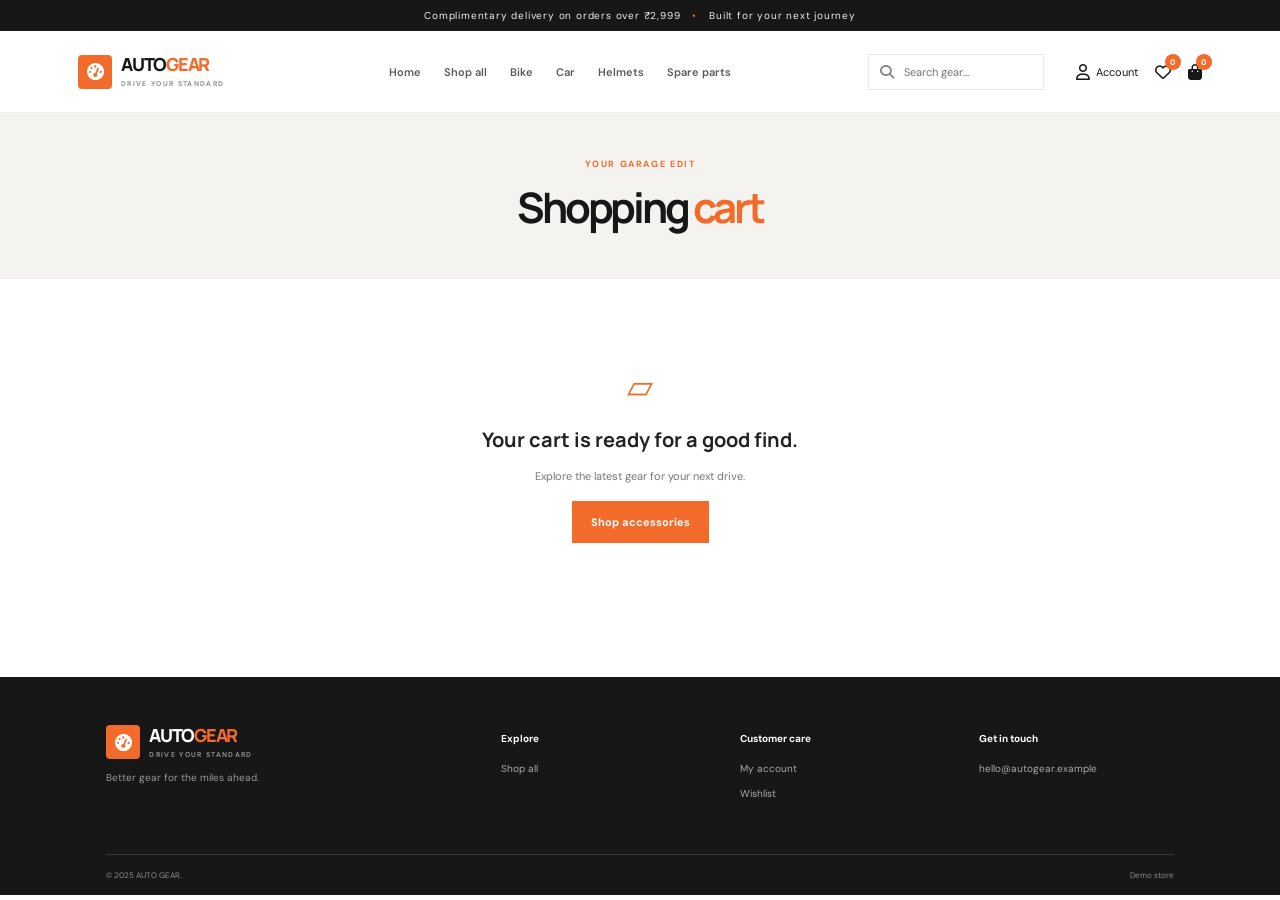
<file: cart.html>
<!doctype html>
<html lang="en"><head><meta charset="utf-8"><meta name="viewport" content="width=device-width, initial-scale=1"><title>Your Cart | AUTO GEAR</title><link rel="preconnect" href="https://fonts.googleapis.com"><link href="https://fonts.googleapis.com/css2?family=DM+Sans:wght@400;500;600;700&family=Manrope:wght@400;500;600;700;800&display=swap" rel="stylesheet"><link rel="stylesheet" href="https://cdnjs.cloudflare.com/ajax/libs/font-awesome/6.5.2/css/all.min.css"><link rel="stylesheet" href="style.css"><script defer src="storage.js"></script><script defer src="script.js"></script></head><body data-page="cart"><div class="top-strip">Complimentary delivery on orders over ₹2,999 <span>•</span> Built for your next journey</div><header class="site-header"><a class="brand" href="index.html"><span class="brand-mark"><i class="fa-solid fa-gauge-high"></i></span><span>AUTO<span>GEAR</span><small>DRIVE YOUR STANDARD</small></span></a><nav class="main-nav"><a href="index.html">Home</a><a href="products.html">Shop all</a><a href="products.html?category=Bike%20Accessories">Bike</a><a href="products.html?category=Car%20Accessories">Car</a><a href="products.html?category=Helmets">Helmets</a><a href="products.html?category=Spare%20Parts">Spare parts</a></nav><form class="header-search" data-search-form><i class="fa-solid fa-magnifying-glass"></i><input aria-label="Search products" placeholder="Search gear..."></form><div class="header-actions"><a class="account-link" href="login.html"><i class="fa-regular fa-user"></i><span data-account-label>Account</span></a><a class="icon-link" href="wishlist.html"><i class="fa-regular fa-heart"></i><b data-wishlist-count>0</b></a><a class="icon-link" href="cart.html"><i class="fa-solid fa-bag-shopping"></i><b data-cart-count>0</b></a></div></header><main><section class="page-hero compact-hero"><p class="eyebrow">YOUR GARAGE EDIT</p><h1>Shopping <em>cart</em></h1></section><section class="section cart-section" id="cart-content"></section></main><footer class="site-footer"><div class="footer-main"><div class="footer-about"><a class="brand brand-light" href="index.html"><span class="brand-mark"><i class="fa-solid fa-gauge-high"></i></span><span>AUTO<span>GEAR</span><small>DRIVE YOUR STANDARD</small></span></a><p>Better gear for the miles ahead.</p></div><div><h3>Explore</h3><a href="products.html">Shop all</a></div><div><h3>Customer care</h3><a href="login.html">My account</a><a href="wishlist.html">Wishlist</a></div><div><h3>Get in touch</h3><a href="mailto:hello@autogear.example">hello@autogear.example</a></div></div><div class="footer-bottom"><span>© 2025 AUTO GEAR.</span><span>Demo store</span></div></footer></body></html>
</file>
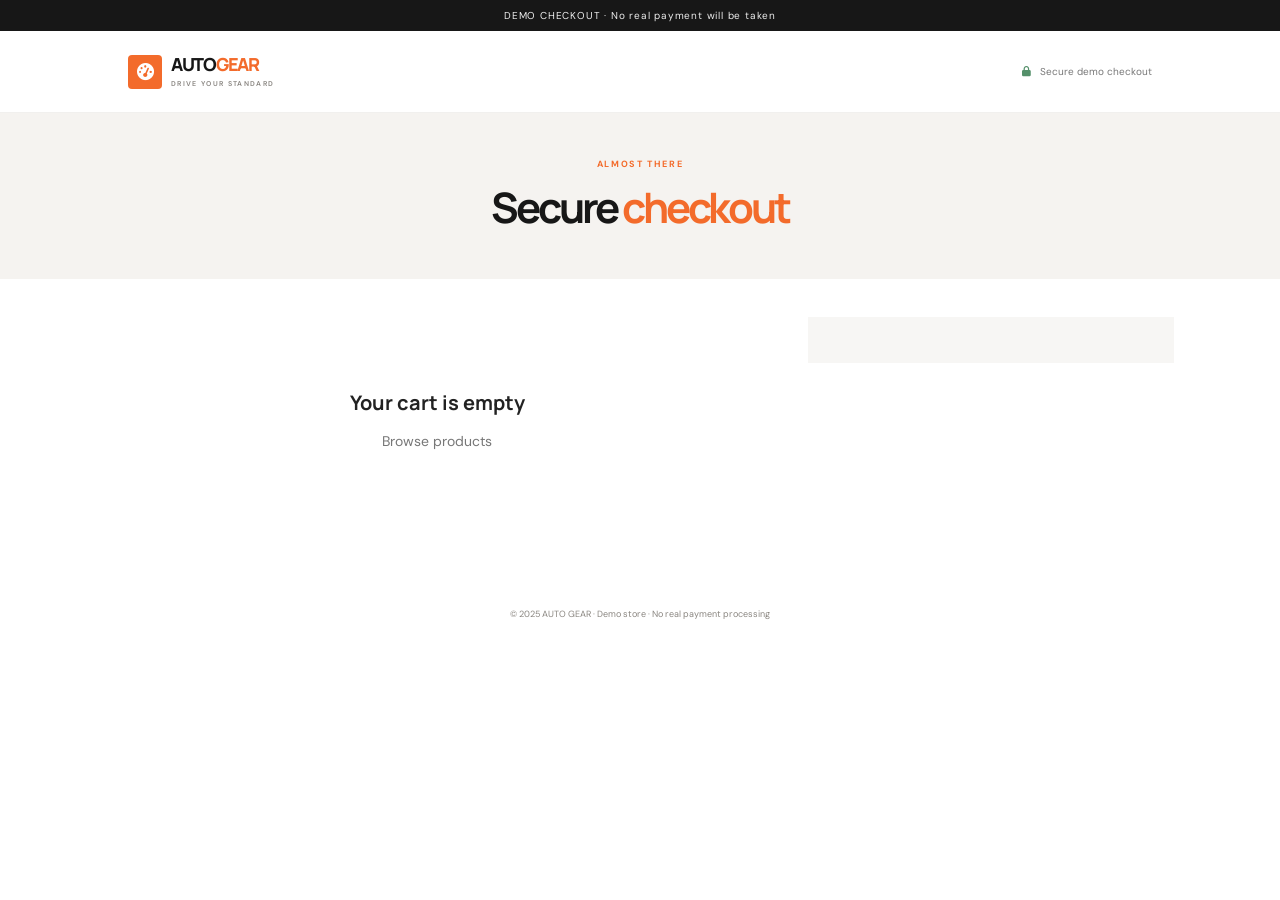
<file: checkout.html>
<!doctype html>
<html lang="en"><head><meta charset="utf-8"><meta name="viewport" content="width=device-width, initial-scale=1"><title>Secure Checkout | AUTO GEAR</title><link rel="preconnect" href="https://fonts.googleapis.com"><link href="https://fonts.googleapis.com/css2?family=DM+Sans:wght@400;500;600;700&family=Manrope:wght@400;500;600;700;800&display=swap" rel="stylesheet"><link rel="stylesheet" href="https://cdnjs.cloudflare.com/ajax/libs/font-awesome/6.5.2/css/all.min.css"><link rel="stylesheet" href="style.css"><script defer src="storage.js"></script><script defer src="script.js"></script></head><body data-page="checkout"><div class="top-strip">DEMO CHECKOUT · No real payment will be taken</div><header class="site-header checkout-header"><a class="brand" href="index.html"><span class="brand-mark"><i class="fa-solid fa-gauge-high"></i></span><span>AUTO<span>GEAR</span><small>DRIVE YOUR STANDARD</small></span></a><span class="secure-label"><i class="fa-solid fa-lock"></i> Secure demo checkout</span></header><main><section class="page-hero compact-hero"><p class="eyebrow">ALMOST THERE</p><h1>Secure <em>checkout</em></h1></section><section class="section checkout-layout"><form id="checkout-form" class="checkout-form"><div class="form-section"><p class="eyebrow">01 / DELIVERY</p><h2>Where should we send it?</h2><div class="field-grid"><label>Full name<input name="name" required autocomplete="name" placeholder="Your full name"></label><label>Email address<input name="email" type="email" required autocomplete="email" placeholder="you@example.com"></label><label class="field-full">Street address<input name="address" required autocomplete="street-address" placeholder="House number and street"></label><label>City<input name="city" required autocomplete="address-level2" placeholder="City"></label><label>PIN code<input name="postcode" required inputmode="numeric" pattern="[0-9]{6}" maxlength="6" placeholder="6-digit PIN code"></label><label class="field-full">Phone number<input name="phone" required type="tel" pattern="[+]?[0-9]{8,14}" placeholder="For delivery updates"></label></div></div><div class="form-section"><p class="eyebrow">02 / PAYMENT</p><h2>Choose how to pay</h2><p class="muted">Demo only. Never enter real card details.</p><div class="payment-options"><label><input type="radio" name="payment" value="UPI" required><span><i class="fa-solid fa-mobile-screen-button"></i> UPI</span></label><label><input type="radio" name="payment" value="Google Pay"><span><i class="fa-brands fa-google-pay"></i> Google Pay</span></label><label><input type="radio" name="payment" value="PhonePe"><span><i class="fa-solid fa-wallet"></i> PhonePe</span></label><label><input type="radio" name="payment" value="Credit/Debit Card"><span><i class="fa-regular fa-credit-card"></i> Credit / Debit card</span></label><label><input type="radio" name="payment" value="Cash on Delivery"><span><i class="fa-solid fa-money-bill-wave"></i> Cash on delivery</span></label></div><p class="card-disclaimer"><i class="fa-solid fa-circle-info"></i> This demo simulates payment confirmation only. No real payment or card details are processed or stored.</p></div><button class="button button-orange button-full checkout-submit" type="submit">Place demo order <i class="fa-solid fa-arrow-right"></i></button></form><aside class="summary-card checkout-summary" id="checkout-summary"></aside></section></main><footer class="simple-footer">© 2025 AUTO GEAR · Demo store · No real payment processing</footer></body></html>
</file>
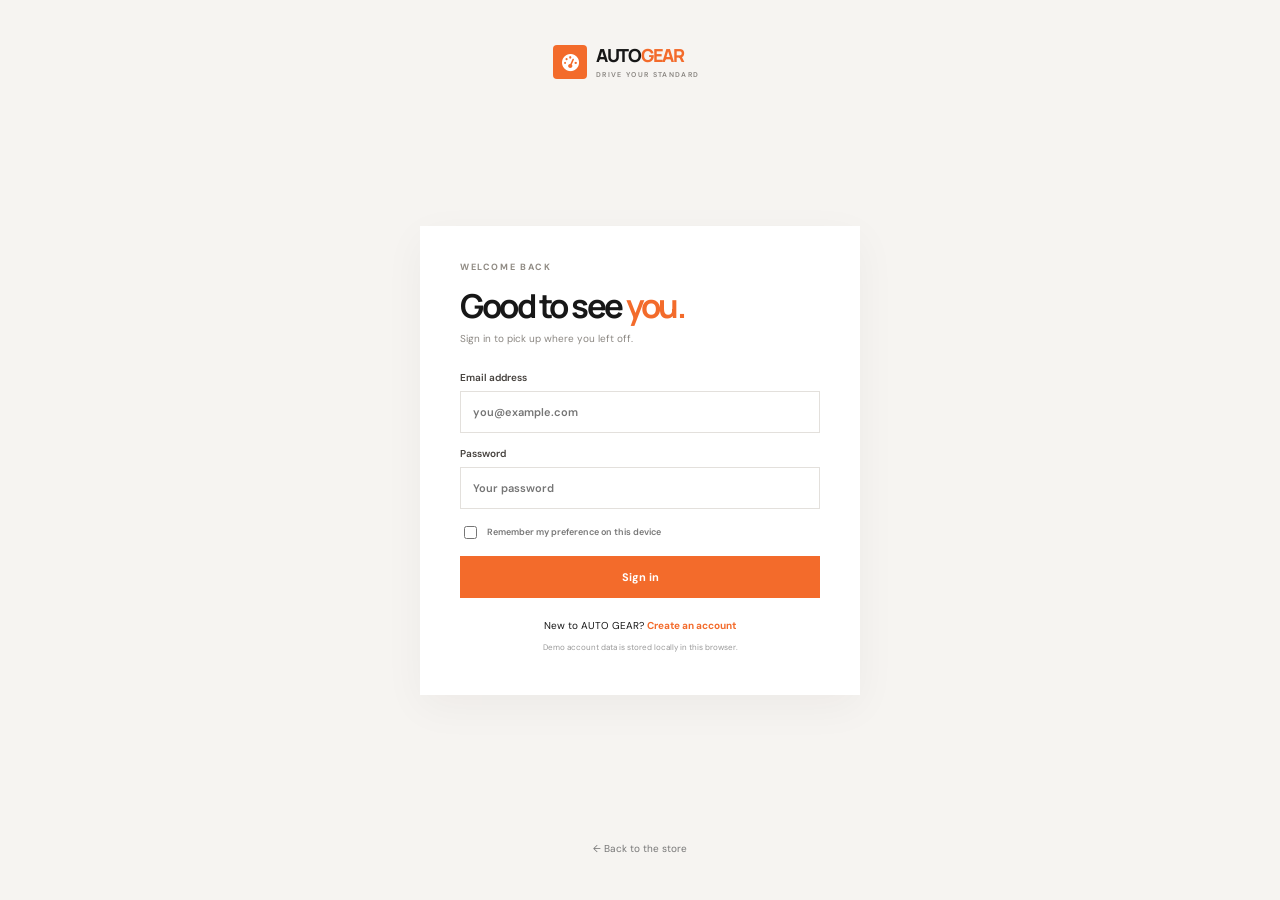
<file: login.html>
<!doctype html>
<html lang="en"><head><meta charset="utf-8"><meta name="viewport" content="width=device-width, initial-scale=1"><title>Sign In | AUTO GEAR</title><link rel="preconnect" href="https://fonts.googleapis.com"><link href="https://fonts.googleapis.com/css2?family=DM+Sans:wght@400;500;600;700&family=Manrope:wght@400;500;600;700;800&display=swap" rel="stylesheet"><link rel="stylesheet" href="https://cdnjs.cloudflare.com/ajax/libs/font-awesome/6.5.2/css/all.min.css"><link rel="stylesheet" href="style.css"><script defer src="storage.js"></script><script defer src="script.js"></script></head><body data-page="login"><main class="auth-page"><a class="brand" href="index.html"><span class="brand-mark"><i class="fa-solid fa-gauge-high"></i></span><span>AUTO<span>GEAR</span><small>DRIVE YOUR STANDARD</small></span></a><div class="auth-card"><p class="eyebrow">WELCOME BACK</p><h1>Good to see <em>you.</em></h1><p class="muted">Sign in to pick up where you left off.</p><form id="auth-form" data-mode="login"><label>Email address<input name="email" type="email" required autocomplete="email" placeholder="you@example.com"></label><label>Password<input name="password" type="password" required autocomplete="current-password" placeholder="Your password"></label><label class="remember-row"><input id="remember-me" type="checkbox"> Remember my preference on this device</label><button class="button button-orange button-full">Sign in</button></form><p class="auth-switch">New to AUTO GEAR? <a href="register.html">Create an account</a></p><p class="demo-note">Demo account data is stored locally in this browser.</p></div><div class="auth-card" id="account-session" hidden><p class="eyebrow">YOUR ACCOUNT</p><h1 id="account-greeting">Welcome back.</h1><button class="button button-outline" data-logout>Sign out</button><h2 class="account-history-title">Order history</h2><div id="order-history"></div><p class="demo-note">Your orders are saved only in this browser.</p></div><a class="back-home" href="index.html">← Back to the store</a></main></body></html>
</file>
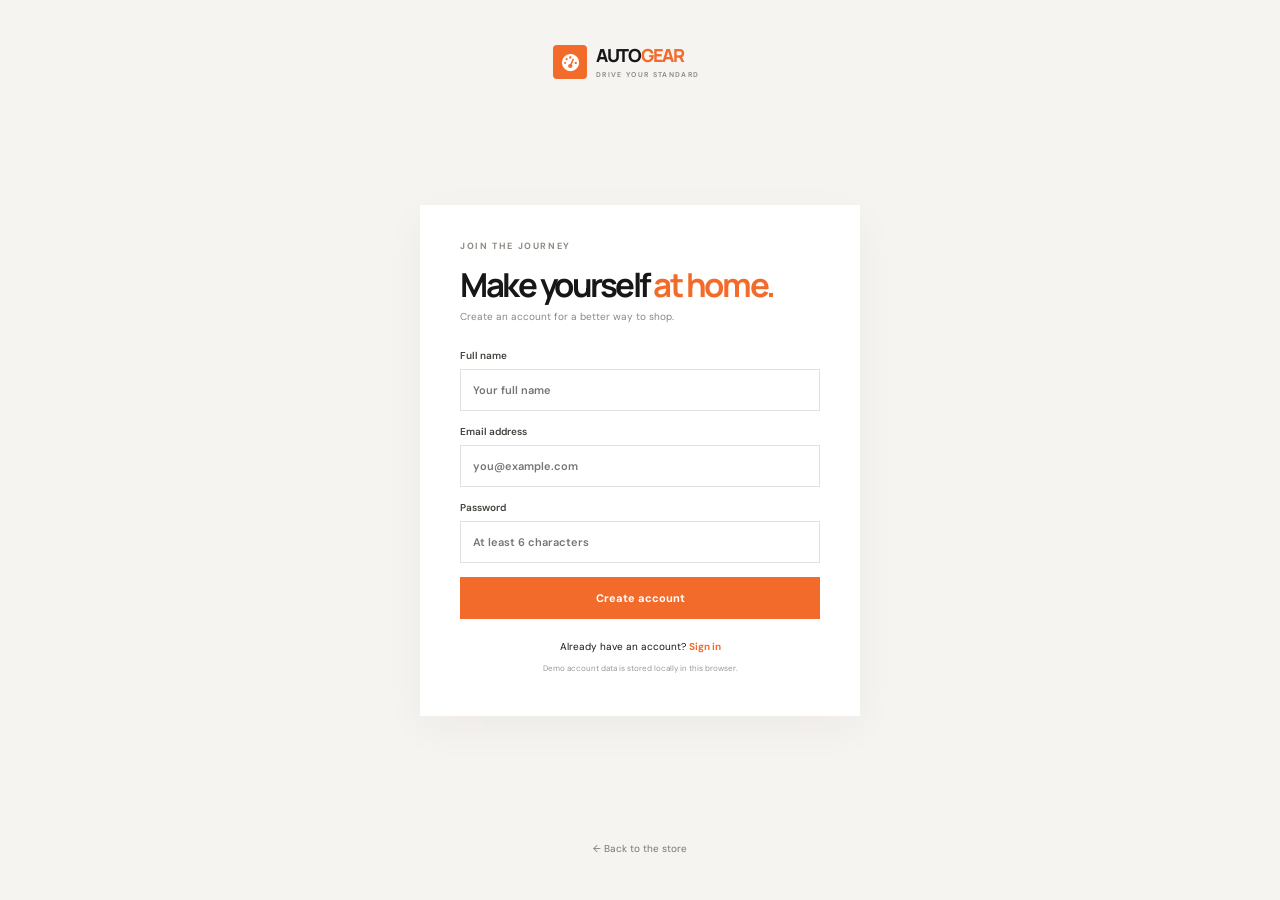
<file: register.html>
<!doctype html>
<html lang="en"><head><meta charset="utf-8"><meta name="viewport" content="width=device-width, initial-scale=1"><title>Create Account | AUTO GEAR</title><link rel="preconnect" href="https://fonts.googleapis.com"><link href="https://fonts.googleapis.com/css2?family=DM+Sans:wght@400;500;600;700&family=Manrope:wght@400;500;600;700;800&display=swap" rel="stylesheet"><link rel="stylesheet" href="https://cdnjs.cloudflare.com/ajax/libs/font-awesome/6.5.2/css/all.min.css"><link rel="stylesheet" href="style.css"><script defer src="storage.js"></script><script defer src="script.js"></script></head><body data-page="register"><main class="auth-page"><a class="brand" href="index.html"><span class="brand-mark"><i class="fa-solid fa-gauge-high"></i></span><span>AUTO<span>GEAR</span><small>DRIVE YOUR STANDARD</small></span></a><div class="auth-card"><p class="eyebrow">JOIN THE JOURNEY</p><h1>Make yourself <em>at home.</em></h1><p class="muted">Create an account for a better way to shop.</p><form id="auth-form" data-mode="register"><label>Full name<input name="name" required minlength="2" autocomplete="name" placeholder="Your full name"></label><label>Email address<input name="email" type="email" required autocomplete="email" placeholder="you@example.com"></label><label>Password<input name="password" type="password" required minlength="6" autocomplete="new-password" placeholder="At least 6 characters"></label><button class="button button-orange button-full">Create account</button></form><p class="auth-switch">Already have an account? <a href="login.html">Sign in</a></p><p class="demo-note">Demo account data is stored locally in this browser.</p></div><a class="back-home" href="index.html">← Back to the store</a></main></body></html>
</file>
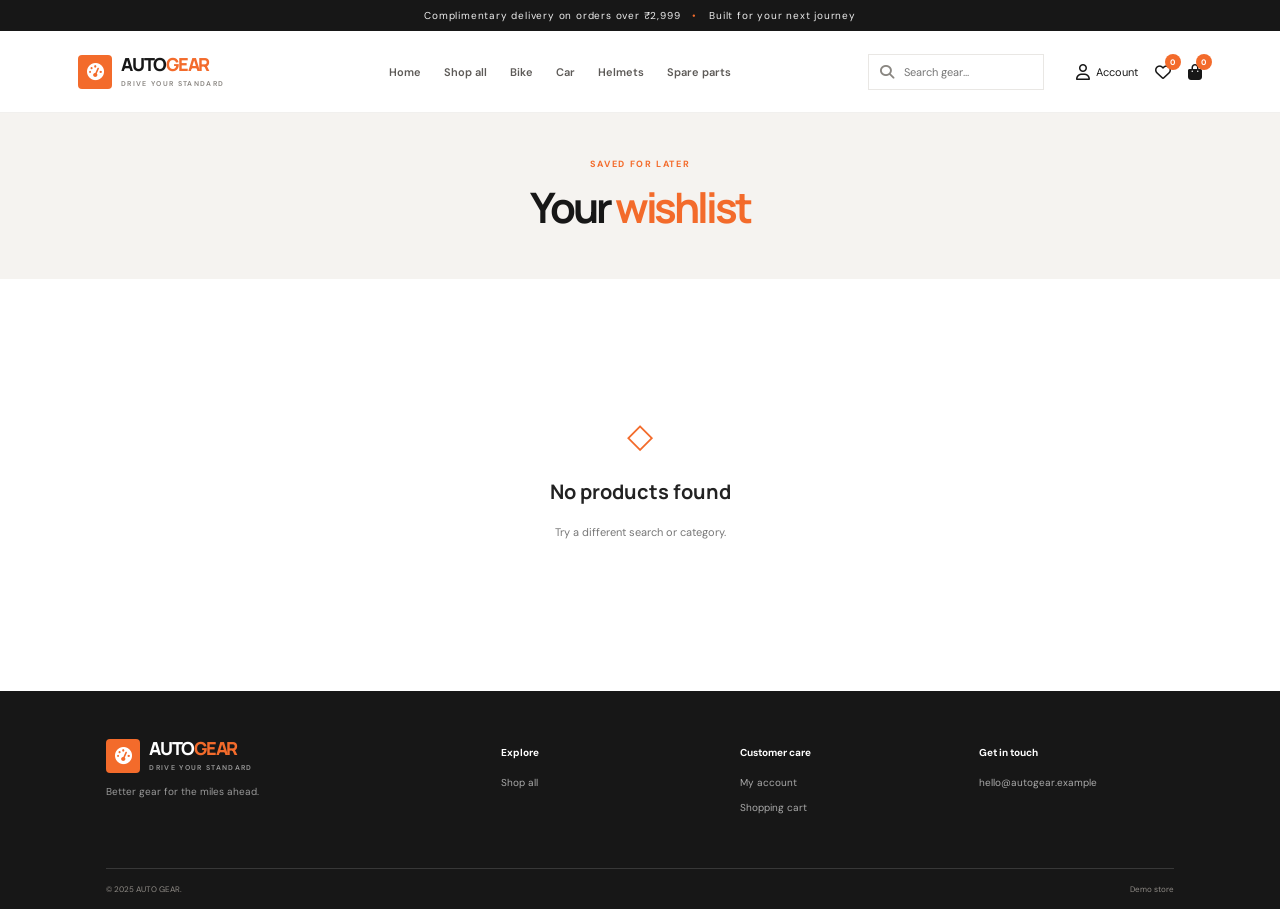
<file: wishlist.html>
<!doctype html>
<html lang="en"><head><meta charset="utf-8"><meta name="viewport" content="width=device-width, initial-scale=1"><title>Your Wishlist | AUTO GEAR</title><link rel="preconnect" href="https://fonts.googleapis.com"><link href="https://fonts.googleapis.com/css2?family=DM+Sans:wght@400;500;600;700&family=Manrope:wght@400;500;600;700;800&display=swap" rel="stylesheet"><link rel="stylesheet" href="https://cdnjs.cloudflare.com/ajax/libs/font-awesome/6.5.2/css/all.min.css"><link rel="stylesheet" href="style.css"><script defer src="storage.js"></script><script defer src="script.js"></script></head><body data-page="wishlist"><div class="top-strip">Complimentary delivery on orders over ₹2,999 <span>•</span> Built for your next journey</div><header class="site-header"><a class="brand" href="index.html"><span class="brand-mark"><i class="fa-solid fa-gauge-high"></i></span><span>AUTO<span>GEAR</span><small>DRIVE YOUR STANDARD</small></span></a><nav class="main-nav"><a href="index.html">Home</a><a href="products.html">Shop all</a><a href="products.html?category=Bike%20Accessories">Bike</a><a href="products.html?category=Car%20Accessories">Car</a><a href="products.html?category=Helmets">Helmets</a><a href="products.html?category=Spare%20Parts">Spare parts</a></nav><form class="header-search" data-search-form><i class="fa-solid fa-magnifying-glass"></i><input aria-label="Search products" placeholder="Search gear..."></form><div class="header-actions"><a class="account-link" href="login.html"><i class="fa-regular fa-user"></i><span data-account-label>Account</span></a><a class="icon-link" href="wishlist.html"><i class="fa-regular fa-heart"></i><b data-wishlist-count>0</b></a><a class="icon-link" href="cart.html"><i class="fa-solid fa-bag-shopping"></i><b data-cart-count>0</b></a></div></header><main><section class="page-hero compact-hero"><p class="eyebrow">SAVED FOR LATER</p><h1>Your <em>wishlist</em></h1></section><section class="section"><div class="product-grid catalog-grid" id="wishlist-grid"></div></section></main><footer class="site-footer"><div class="footer-main"><div class="footer-about"><a class="brand brand-light" href="index.html"><span class="brand-mark"><i class="fa-solid fa-gauge-high"></i></span><span>AUTO<span>GEAR</span><small>DRIVE YOUR STANDARD</small></span></a><p>Better gear for the miles ahead.</p></div><div><h3>Explore</h3><a href="products.html">Shop all</a></div><div><h3>Customer care</h3><a href="login.html">My account</a><a href="cart.html">Shopping cart</a></div><div><h3>Get in touch</h3><a href="mailto:hello@autogear.example">hello@autogear.example</a></div></div><div class="footer-bottom"><span>© 2025 AUTO GEAR.</span><span>Demo store</span></div></footer></body></html>
</file>
<file: style.css>
:root{--ink:#171717;--muted:#777;--orange:#f36b2b;--line:#e9e7e4;--paper:#fff;--soft:#f7f6f4;--font:'DM Sans',Arial,sans-serif;--display:'Manrope',Arial,sans-serif}*{box-sizing:border-box}html{scroll-behavior:smooth}body{margin:0;color:var(--ink);font-family:var(--font);font-size:14px;-webkit-font-smoothing:antialiased}a{color:inherit;text-decoration:none}button,input,select,textarea{font:inherit}button{cursor:pointer}.top-strip{height:31px;background:#171717;color:#eee;display:flex;align-items:center;justify-content:center;gap:12px;font-size:10px;letter-spacing:.08em}.top-strip span{color:var(--orange)}.site-header{height:82px;padding:0 6.1%;display:flex;align-items:center;gap:32px;background:#fff;position:relative;z-index:5;border-bottom:1px solid #f1f0ee}.brand{display:flex;align-items:center;gap:9px;min-width:174px;font-family:var(--display);font-size:18px;font-weight:800;letter-spacing:-.07em;line-height:1}.brand>span:last-child>span{color:var(--orange)}.brand small{display:block;font:600 7px var(--font);letter-spacing:.19em;color:#898580;margin-top:6px}.brand-mark{width:34px;height:34px;background:var(--orange);color:white;display:grid;place-items:center;border-radius:4px;font-size:17px}.main-nav{display:flex;align-items:center;gap:23px;margin:auto;font-size:11px;font-weight:600;white-space:nowrap}.main-nav a{color:#5d5a57;transition:color .2s}.main-nav a:hover,.main-nav a.active{color:var(--orange)}.header-search{width:176px;height:36px;border:1px solid var(--line);display:flex;align-items:center;padding:0 11px;gap:8px;color:#8a8782}.header-search input{border:0;outline:0;min-width:0;width:100%;font-size:11px;color:var(--ink)}.header-actions{display:flex;align-items:center;gap:17px}.account-link,.icon-link{display:flex;align-items:center;gap:6px;font-size:11px;white-space:nowrap}.account-link i,.icon-link i{font-size:16px}.icon-link{position:relative}.icon-link b{background:var(--orange);color:white;font-size:8px;line-height:16px;min-width:16px;text-align:center;border-radius:20px;position:absolute;top:-10px;right:-10px}.mobile-menu{display:none;background:none;border:0;font-size:20px}.hero{height:540px;position:relative;display:grid;grid-template-columns:47% 53%;background:#151515;color:white;overflow:hidden}.hero-content{padding:104px 0 42px 13%;position:relative;z-index:1}.eyebrow{font-size:9px;font-weight:700;letter-spacing:.18em;color:#908b84;margin:0 0 15px}.hero .eyebrow{color:#ddd}.hero .eyebrow span{display:inline-block;width:19px;height:2px;background:var(--orange);vertical-align:middle;margin-right:8px}.hero h1,.page-hero h1,.auth-card h1{font:700 clamp(46px,6.1vw,78px)/1.07 var(--display);letter-spacing:-.075em;margin:19px 0}.hero h1 em,.section-heading h2 em,.editorial-banner h2 em,.newsletter h2 em,.page-hero h1 em,.auth-card h1 em{font-style:normal;color:var(--orange)}.hero-subtitle{font-size:13px;line-height:1.9;color:#b8b6b3;margin:20px 0 29px}.button{border:0;display:inline-flex;align-items:center;justify-content:center;gap:13px;padding:14px 19px;font-size:11px;font-weight:700;transition:transform .2s,background .2s;color:white}.button:hover{transform:translateY(-2px)}.button-orange{background:var(--orange)}.button-orange:hover{background:#df571a}.button-dark{background:#191919}.button-light{background:#fff;color:#161616}.button-outline{background:#fff;border:1px solid #d6d3cf;color:#1b1b1b}.button-small{padding:10px 12px;font-size:10px}.button-full{width:100%}.hero .button{min-width:205px}.hero-image{background:linear-gradient(90deg,#151515 0%,rgba(21,21,21,.08) 30%,rgba(21,21,21,.04)),url('https://images.unsplash.com/photo-1503376780353-7e6692767b70?auto=format&fit=crop&w=1600&q=90') center 53%/cover}.hero-note{position:absolute;bottom:33px;left:13%;display:flex;align-items:center;gap:12px;font-size:8px;letter-spacing:.15em;color:#aaa}.hero-note span:first-child{color:var(--orange)}.hero-rule{width:54px;height:1px;background:#686868}.hero-caption{position:absolute;bottom:32px;right:6%;font-size:8px;letter-spacing:.15em;color:#eee}.hero-caption span{color:var(--orange);margin-right:12px}.trust-row{padding:24px 9%;display:grid;grid-template-columns:repeat(4,1fr);border-bottom:1px solid var(--line);gap:20px}.trust-row>div{display:flex;align-items:center;justify-content:center;gap:13px}.trust-row i{color:var(--orange);font-size:19px}.trust-row span{display:grid;gap:4px}.trust-row strong{font-size:10px}.trust-row small{font-size:9px;color:#898580}.section{padding:79px 8.3%}.section-heading{display:flex;align-items:end;justify-content:space-between;margin-bottom:29px}.section-heading h2,.newsletter h2{font:700 33px/1.2 var(--display);letter-spacing:-.06em;margin:0}.section-heading .eyebrow{margin-bottom:9px}.text-link{font-weight:700;font-size:10px;padding-bottom:5px}.text-link i{color:var(--orange);margin-left:7px}.category-grid{display:grid;grid-template-columns:repeat(4,1fr);gap:14px}.category-card{min-height:242px;position:relative;display:flex;flex-direction:column;justify-content:flex-end;padding:22px;color:white;background-size:cover;background-position:center;overflow:hidden;isolation:isolate;transition:transform .3s}.category-card:before{content:"";position:absolute;inset:0;background:linear-gradient(0deg,rgba(0,0,0,.8),transparent 82%);z-index:-1}.category-card:hover{transform:translateY(-4px)}.category-card>span{font-size:8px;letter-spacing:.15em;color:#d0cdca;margin-bottom:12px}.category-card strong{font:700 24px/1.1 var(--display);letter-spacing:-.06em}.category-card i{position:absolute;right:18px;bottom:22px;color:var(--orange);font-size:13px}.category-bike{background-image:url('https://images.unsplash.com/photo-1558981403-c5f9899a28bc?auto=format&fit=crop&w=700&q=80')}.category-car{background-image:url('https://images.unsplash.com/photo-1492144534655-ae79c964c9d7?auto=format&fit=crop&w=700&q=80')}.category-helmet{background-image:url('https://images.unsplash.com/photo-1558981806-ec527fa84c39?auto=format&fit=crop&w=700&q=80')}.category-parts{background-image:url('https://images.unsplash.com/photo-1486262715619-67b85e0b08d3?auto=format&fit=crop&w=700&q=80')}.soft-section{background:var(--soft)}.product-grid{display:grid;grid-template-columns:repeat(4,minmax(0,1fr));gap:16px}.product-card{background:white;border:1px solid #eeece9;min-width:0;transition:box-shadow .25s,transform .25s}.product-card:hover{box-shadow:0 14px 36px #27221b14;transform:translateY(-3px)}.product-image{height:230px;background:#f2f1ef;display:block;position:relative;overflow:hidden}.product-image img{width:100%;height:100%;object-fit:cover;transition:transform .45s}.product-card:hover .product-image img{transform:scale(1.045)}.product-badge{position:absolute;top:11px;left:11px;background:white;padding:6px 8px;font-size:7px;font-weight:700;letter-spacing:.12em}.wish-button{position:absolute;right:10px;top:10px;background:white;border:0;border-radius:50%;width:30px;height:30px;font-size:18px;color:#777}.wish-button.active{color:var(--orange)}.product-info{padding:15px}.product-type{margin:0 0 6px;font-size:8px;text-transform:uppercase;letter-spacing:.12em;color:#8b8883}.product-name{font:700 13px var(--display);display:block;min-height:34px;line-height:1.35}.rating{margin:9px 0;color:var(--orange);font-size:10px;letter-spacing:.06em}.rating span{color:#86827d;letter-spacing:0;font-size:9px;margin-left:4px}.price-row{display:flex;align-items:center;gap:8px;margin:9px 0 13px}.price-row strong{font-size:13px}.price-row del,.detail-price del{color:#a09c97;font-size:10px;font-weight:400}.product-info>.button{width:100%}.editorial-banner{min-height:350px;background:linear-gradient(90deg,rgba(17,17,17,.92),rgba(17,17,17,.15)),url('https://images.unsplash.com/photo-1519608487953-e999c86e7455?auto=format&fit=crop&w=1800&q=85') center 50%/cover;color:#fff;display:flex;align-items:center;padding:50px 12%}.editorial-banner h2{font:700 43px/1.08 var(--display);letter-spacing:-.07em;margin:0 0 14px}.editorial-banner p:not(.eyebrow){color:#cbc8c4;max-width:330px;font-size:12px;line-height:1.7;margin-bottom:24px}.review-section{display:grid;grid-template-columns:12% 1fr 36%;min-height:320px;background:#f0eeeb}.review-mark{font:100px Georgia;color:var(--orange);text-align:right;padding:40px 10px}.review-copy{padding:58px 25px}.review-stars{color:var(--orange);letter-spacing:.15em;margin:20px 0}.review-copy blockquote{font:600 17px/1.6 var(--display);max-width:520px;margin:0}.review-author{font-size:9px;letter-spacing:.14em;font-weight:700;margin-top:22px}.review-author span{color:#928d87;font-size:8px}.review-dots{display:flex;gap:7px;margin-top:20px}.review-dots b,.review-dots i{width:6px;height:6px;border-radius:50%;background:#c9c4bd}.review-dots b{background:var(--orange)}.review-image{background:url('https://images.unsplash.com/photo-1503738377798-2f2f47f55b7b?auto=format&fit=crop&w=900&q=80') center/cover}.newsletter{padding:54px 10%;display:flex;justify-content:space-between;align-items:center;gap:30px}.newsletter h2{font-size:28px}.newsletter>div>p:last-child{font-size:11px;color:#777}.newsletter form{display:grid;grid-template-columns:1fr auto;width:46%;gap:8px}.newsletter input{height:45px;padding:0 13px;border:1px solid #e0ddd9;outline:0}.newsletter small{grid-column:span 2;color:#8a8680;font-size:8px}.site-footer{background:#171717;color:#fff;padding:48px 8.3% 0}.footer-main{display:grid;grid-template-columns:1.8fr 1fr 1fr 1fr;gap:45px;padding-bottom:42px}.footer-about p,.footer-main>div:not(:first-child) p{max-width:240px;color:#999;font-size:10px;line-height:1.8}.footer-main h3{font-size:10px;margin:7px 0 17px}.footer-main>div:not(:first-child)>a{display:block;color:#aaa;font-size:10px;margin:12px 0}.footer-main>div:not(:first-child)>a:hover{color:var(--orange)}.brand-light{color:#fff}.brand-light small{color:#999}.social-links{display:flex;gap:12px;margin-top:18px}.social-links a{color:#aaa}.footer-bottom{border-top:1px solid #383838;padding:15px 0;display:flex;justify-content:space-between;color:#8f8b86;font-size:8px}.page-hero{text-align:center;background:#f5f3f0;padding:62px 20px 57px}.page-hero .eyebrow{color:var(--orange)}.page-hero h1{font-size:48px;margin:0 0 11px}.page-hero>p:last-child{color:#777;font-size:12px}.compact-hero{padding:45px 20px 38px}.compact-hero h1{font-size:42px}.catalog-section{padding-top:35px}.catalog-toolbar{display:flex;align-items:center;justify-content:space-between;margin-bottom:24px;font-size:10px;color:#777}.filters{display:flex;gap:12px;align-items:center}.filters label{display:flex;align-items:center;gap:8px;font-size:9px}.filters select,.catalog-search{height:36px;border:1px solid var(--line);background:#fff;padding:0 10px;color:#444;font-size:10px;outline:0}.catalog-search{display:flex;align-items:center;gap:8px}.catalog-search input{width:145px;border:0;outline:0;font-size:10px}.catalog-grid{row-gap:22px}.empty-state{text-align:center;padding:55px 20px;grid-column:1/-1;color:#777}.empty-state>span{font-size:34px;color:var(--orange)}.empty-state h2,.empty-state h3{font:700 20px var(--display);color:#222}.empty-state p{font-size:11px;margin:10px auto 18px}.breadcrumbs{padding:25px 8.3%;font-size:10px;color:#999}.breadcrumbs a{color:#4d4945}.breadcrumbs span{margin:0 7px}.detail-layout{padding:20px 10% 70px;display:grid;grid-template-columns:1fr 1fr;gap:7%}.detail-image{background:#f4f2ef;height:460px}.detail-image img{width:100%;height:100%;object-fit:cover}.detail-copy{padding:30px 0}.detail-copy h1{font:700 36px/1.2 var(--display);letter-spacing:-.06em;margin:11px 0}.detail-price{font:700 23px var(--display);margin:19px 0}.detail-description{color:#6e6a65;line-height:1.8;font-size:12px;max-width:470px}.stock-note{font-size:10px;color:#418451;margin:19px 0}.detail-actions{display:flex;gap:10px;margin-top:20px}.detail-perks{border-top:1px solid var(--line);margin-top:27px;padding-top:16px;display:flex;gap:15px;color:#79756f;font-size:9px;flex-wrap:wrap}.cart-section{padding-top:30px;min-height:350px}.cart-layout{display:grid;grid-template-columns:1.8fr 1fr;gap:32px;align-items:start}.cart-line{display:grid;grid-template-columns:88px 1fr auto auto;gap:17px;align-items:center;padding:15px 0;border-bottom:1px solid var(--line)}.cart-line>a img{width:88px;height:86px;object-fit:cover}.cart-line-info h3{font:700 13px var(--display);margin:0 0 8px}.cart-line-info>span{font-size:11px}.text-button{display:block;margin-top:9px;background:none;border:0;padding:0;color:#9b7564;text-decoration:underline;font-size:9px}.quantity-control{display:flex;align-items:center;border:1px solid var(--line);height:30px}.quantity-control button{border:0;background:white;width:28px;height:28px}.quantity-control span{min-width:20px;text-align:center;font-size:10px}.cart-line>strong{font-size:11px;min-width:65px;text-align:right}.summary-card{padding:23px;background:#f7f6f4}.summary-card h2{font:700 17px var(--display);margin:0 0 21px}.summary-card>div{display:flex;justify-content:space-between;font-size:10px;color:#696661;margin:14px 0}.summary-card .free{color:#3b8c5a}.summary-card .summary-total{padding-top:15px;border-top:1px solid #dedbd6;color:#111;font-size:13px;font-weight:700}.summary-card>p{font-size:8px;color:#8b8782;text-align:center;line-height:1.6;margin:13px 0 0}.summary-card .button{margin-top:7px}.checkout-layout{display:grid;grid-template-columns:1.45fr .8fr;gap:40px;align-items:start;padding-top:38px}.form-section{border-bottom:1px solid var(--line);padding-bottom:26px;margin-bottom:26px}.form-section h2{font:700 20px var(--display);margin:0 0 19px}.field-grid{display:grid;grid-template-columns:1fr 1fr;gap:14px}.field-full{grid-column:span 2}.checkout-form label,.auth-card form>label,.modal-card label{display:grid;gap:7px;color:#45413d;font-size:10px;font-weight:600;margin-bottom:14px}.checkout-form input:not([type=radio]),.auth-card input:not([type=checkbox]),.modal-card input,.modal-card select,.modal-card textarea{width:100%;height:42px;border:1px solid #e3e0dc;padding:0 12px;outline:0;font-size:11px;background:white}.checkout-form input:focus,.auth-card input:focus,.modal-card input:focus,.modal-card textarea:focus,.modal-card select:focus{border-color:var(--orange)}.payment-options{display:grid;grid-template-columns:1fr 1fr;gap:9px}.payment-options label{margin:0;display:block}.payment-options input{position:absolute;opacity:0}.payment-options span{height:43px;display:flex;align-items:center;gap:10px;padding:0 12px;border:1px solid #e3e0dc;color:#45413d;font-size:10px}.payment-options input:checked+span{border-color:var(--orange);background:#fff8f4}.payment-options i{font-size:15px;color:var(--orange)}.muted{color:#8b8782;font-size:10px}.card-disclaimer{background:#f7f5f2;padding:11px;color:#777;font-size:9px;line-height:1.6;margin-top:14px}.card-disclaimer i{color:var(--orange);margin-right:5px}.checkout-submit{margin:0 0 30px}.checkout-summary{position:sticky;top:20px}.checkout-summary .checkout-item{display:flex;justify-content:space-between;gap:10px;padding:9px 0;border-bottom:1px solid #e8e5e0;font-size:9px;color:#68645f}.checkout-summary .summary-total{font-size:13px}.secure-label{font-size:10px;color:#777;margin-left:auto}.secure-label i{color:#54906a;margin-right:6px}.checkout-header{padding-right:10%;padding-left:10%}.success-card{text-align:center;padding:50px 22px}.success-card>span{margin:0 auto 20px;width:55px;height:55px;background:#e8f4ea;color:#39844d;border-radius:50%;display:grid;place-items:center;font-size:24px}.success-card h1{font:700 28px var(--display);letter-spacing:-.05em}.success-card p{color:#777;font-size:11px;line-height:1.7}.success-card .button{margin-top:16px}.simple-footer{text-align:center;color:#8a8680;font-size:9px;padding:24px}.auth-page{min-height:100vh;background:#f6f4f1;display:flex;align-items:center;flex-direction:column;padding:45px 20px}.auth-card{width:min(440px,100%);background:#fff;padding:35px 40px;margin:auto 0;box-shadow:0 12px 40px #241e170b}.auth-card h1{font-size:33px;margin:0 0 8px}.auth-card>.muted{margin:0 0 26px}.auth-card form{margin-top:20px}.remember-row{display:flex!important;align-items:center;grid-template-columns:auto 1fr!important;font-size:9px!important;color:#777!important}.remember-row input{accent-color:var(--orange)}.auth-switch{text-align:center;font-size:10px;margin-top:21px}.auth-switch a{color:var(--orange);font-weight:700}.demo-note{text-align:center;color:#999;font-size:8px}.back-home{font-size:10px;color:#777}.toast{position:fixed;bottom:24px;left:50%;transform:translate(-50%,20px);background:#1b1b1b;color:white;padding:12px 20px;font-size:11px;opacity:0;pointer-events:none;transition:.25s;z-index:20;box-shadow:0 4px 20px #0003}.toast.show{opacity:1;transform:translate(-50%,0)}.cookie-banner{position:fixed;bottom:18px;left:18px;z-index:8;background:#fff;box-shadow:0 4px 25px #0002;padding:12px 15px;display:flex;gap:18px;align-items:center;max-width:440px}.cookie-banner[hidden]{display:none}.cookie-banner p{font-size:10px;color:#555;line-height:1.6}.history-order{display:grid;grid-template-columns:1fr auto;gap:8px;padding:16px 0;border-bottom:1px solid var(--line);font-size:10px}.history-order>div{display:flex;justify-content:space-between;gap:14px}.history-order p{grid-column:span 2;color:#777}.status-pill{background:#f1eee8;padding:4px 8px;font-size:8px}.sr-only{position:absolute;width:1px;height:1px;padding:0;margin:-1px;overflow:hidden;clip:rect(0,0,0,0);white-space:nowrap;border:0}
@media(max-width:1100px){.site-header{padding:0 3%;gap:17px}.main-nav{gap:12px}.header-search{width:145px}.section{padding-left:5%;padding-right:5%}.product-image{height:195px}.hero-content{padding-left:9%}.hero-note{left:9%}.trust-row{padding-left:4%;padding-right:4%}}@media(max-width:850px){.main-nav{display:none}.header-search{margin-left:auto}.header-actions{gap:14px}.mobile-menu{display:block}.hero{height:500px;grid-template-columns:55% 45%}.hero-content{padding-left:8%}.hero-note{left:8%}.category-grid{grid-template-columns:repeat(2,1fr)}.category-card{min-height:210px}.product-grid{grid-template-columns:repeat(2,minmax(0,1fr))}.product-image{height:250px}.trust-row{grid-template-columns:repeat(2,1fr);row-gap:22px}.detail-layout{padding-left:6%;padding-right:6%;gap:4%}.detail-image{height:370px}.footer-main{grid-template-columns:repeat(2,1fr);gap:28px}.cart-layout,.checkout-layout{grid-template-columns:1fr}.checkout-summary{position:static}.review-section{grid-template-columns:10% 1fr 30%}.review-copy{padding:45px 18px}.review-copy blockquote{font-size:14px}}@media(max-width:600px){.top-strip{font-size:8px;height:29px}.site-header{height:66px;padding:0 16px;gap:10px}.brand{min-width:140px;font-size:16px}.brand-mark{width:30px;height:30px}.brand small{font-size:6px}.header-search{display:none}.header-actions{margin-left:auto;gap:13px}.account-link{font-size:0}.account-link i{font-size:16px}.header-actions .icon-link i{font-size:15px}.hero{height:560px;display:block}.hero-image{position:absolute;inset:0;background-image:linear-gradient(90deg,rgba(17,17,17,.92),rgba(17,17,17,.35)),url('https://images.unsplash.com/photo-1503376780353-7e6692767b70?auto=format&fit=crop&w=1000&q=85')}.hero-content{padding:105px 24px 40px}.hero h1{font-size:58px}.hero-note{left:24px}.hero-caption{right:18px;font-size:7px}.trust-row{padding:22px 14px;gap:20px 7px}.trust-row>div{justify-content:flex-start;gap:9px}.trust-row i{font-size:16px}.trust-row strong{font-size:9px}.trust-row small{font-size:8px}.section{padding:52px 17px}.section-heading{align-items:flex-end;gap:10px}.section-heading h2{font-size:27px}.section-heading .text-link{font-size:8px;white-space:nowrap}.category-grid{gap:8px}.category-card{min-height:175px;padding:14px}.category-card strong{font-size:19px}.category-card>span{font-size:6px}.product-grid{gap:9px}.product-image{height:164px}.product-info{padding:10px}.product-name{font-size:11px;min-height:32px}.product-type{font-size:7px}.product-info>.button{padding:9px 7px;font-size:9px}.price-row{gap:5px}.price-row strong{font-size:11px}.price-row del{font-size:8px}.product-badge{font-size:6px;padding:5px}.wish-button{width:27px;height:27px}.editorial-banner{min-height:310px;padding:35px 25px}.editorial-banner h2{font-size:38px}.review-section{grid-template-columns:1fr;position:relative}.review-mark{display:none}.review-copy{padding:43px 23px}.review-image{height:190px}.newsletter{padding:42px 22px;display:block}.newsletter form{width:100%;margin-top:22px}.newsletter h2{font-size:25px}.footer-main{grid-template-columns:1fr 1fr;gap:24px 15px}.footer-main>div:first-child{grid-column:span 2}.site-footer{padding:38px 20px 0}.footer-bottom{gap:8px;flex-direction:column}.page-hero{padding:47px 18px}.page-hero h1{font-size:39px}.page-hero>p:last-child{line-height:1.6}.catalog-section{padding-top:22px}.catalog-toolbar{display:block}.filters{margin-top:13px;flex-wrap:wrap;gap:7px}.filters label{gap:5px}.filters select{max-width:130px}.catalog-search{flex:1;min-width:125px}.catalog-search input{width:100%;min-width:0}.detail-layout{grid-template-columns:1fr;padding:8px 18px 45px}.detail-image{height:320px}.detail-copy{padding:5px 0}.detail-copy h1{font-size:29px}.cart-line{grid-template-columns:65px 1fr auto;gap:10px}.cart-line>a img{width:65px;height:68px}.cart-line>strong{display:none}.cart-line-info h3{font-size:11px}.cart-line-info .product-type{margin-bottom:4px}.cart-section{padding-top:15px}.summary-card{padding:19px}.field-grid{grid-template-columns:1fr}.field-full{grid-column:auto}.checkout-layout{padding:24px 17px}.payment-options{grid-template-columns:1fr 1fr}.checkout-header{padding:0 17px}.secure-label{font-size:8px}.auth-page{padding:28px 16px}.auth-card{padding:28px 23px}.auth-card h1{font-size:29px}.cookie-banner{left:10px;right:10px;bottom:10px}.cookie-banner .button{white-space:nowrap}.breadcrumbs{padding:18px}.category-section{padding-top:48px}}
@media(max-width:850px){.main-nav.mobile-open{display:flex;position:absolute;top:100%;left:0;right:0;background:#fff;padding:18px 22px;box-shadow:0 10px 20px #0001;flex-direction:column;align-items:flex-start;gap:17px}}
.account-history-title{font:700 16px var(--display);margin:25px 0 8px}
.review-image{background-image:url('https://images.unsplash.com/photo-1492144534655-ae79c964c9d7?auto=format&fit=crop&w=900&q=80)}
.offer-strip{margin:0 8.3% 12px;padding:35px 6%;background:#191919;color:white;display:flex;align-items:center;justify-content:space-between}.offer-strip h2{font:700 29px/1.16 var(--display);letter-spacing:-.06em;margin:0 0 10px}.offer-strip h2 em{font-style:normal;color:var(--orange)}.offer-strip>div:first-child>p:not(.eyebrow){font-size:10px;color:#aaa;margin:0 0 16px}.offer-stamp{width:125px;height:125px;border:1px solid #605b57;border-radius:50%;display:flex;flex-direction:column;align-items:center;justify-content:center;transform:rotate(-8deg);color:#aaa}.offer-stamp strong,.offer-stamp span{font-size:7px;letter-spacing:.15em}.offer-stamp b{font:800 42px var(--display);color:white;letter-spacing:-.07em}.offer-stamp small{font-size:18px;color:var(--orange)}
@media(max-width:600px){.offer-strip{margin:0 17px 8px;padding:26px 19px}.offer-strip h2{font-size:24px}.offer-stamp{width:94px;height:94px;flex-shrink:0}.offer-stamp b{font-size:31px}}
</file>
